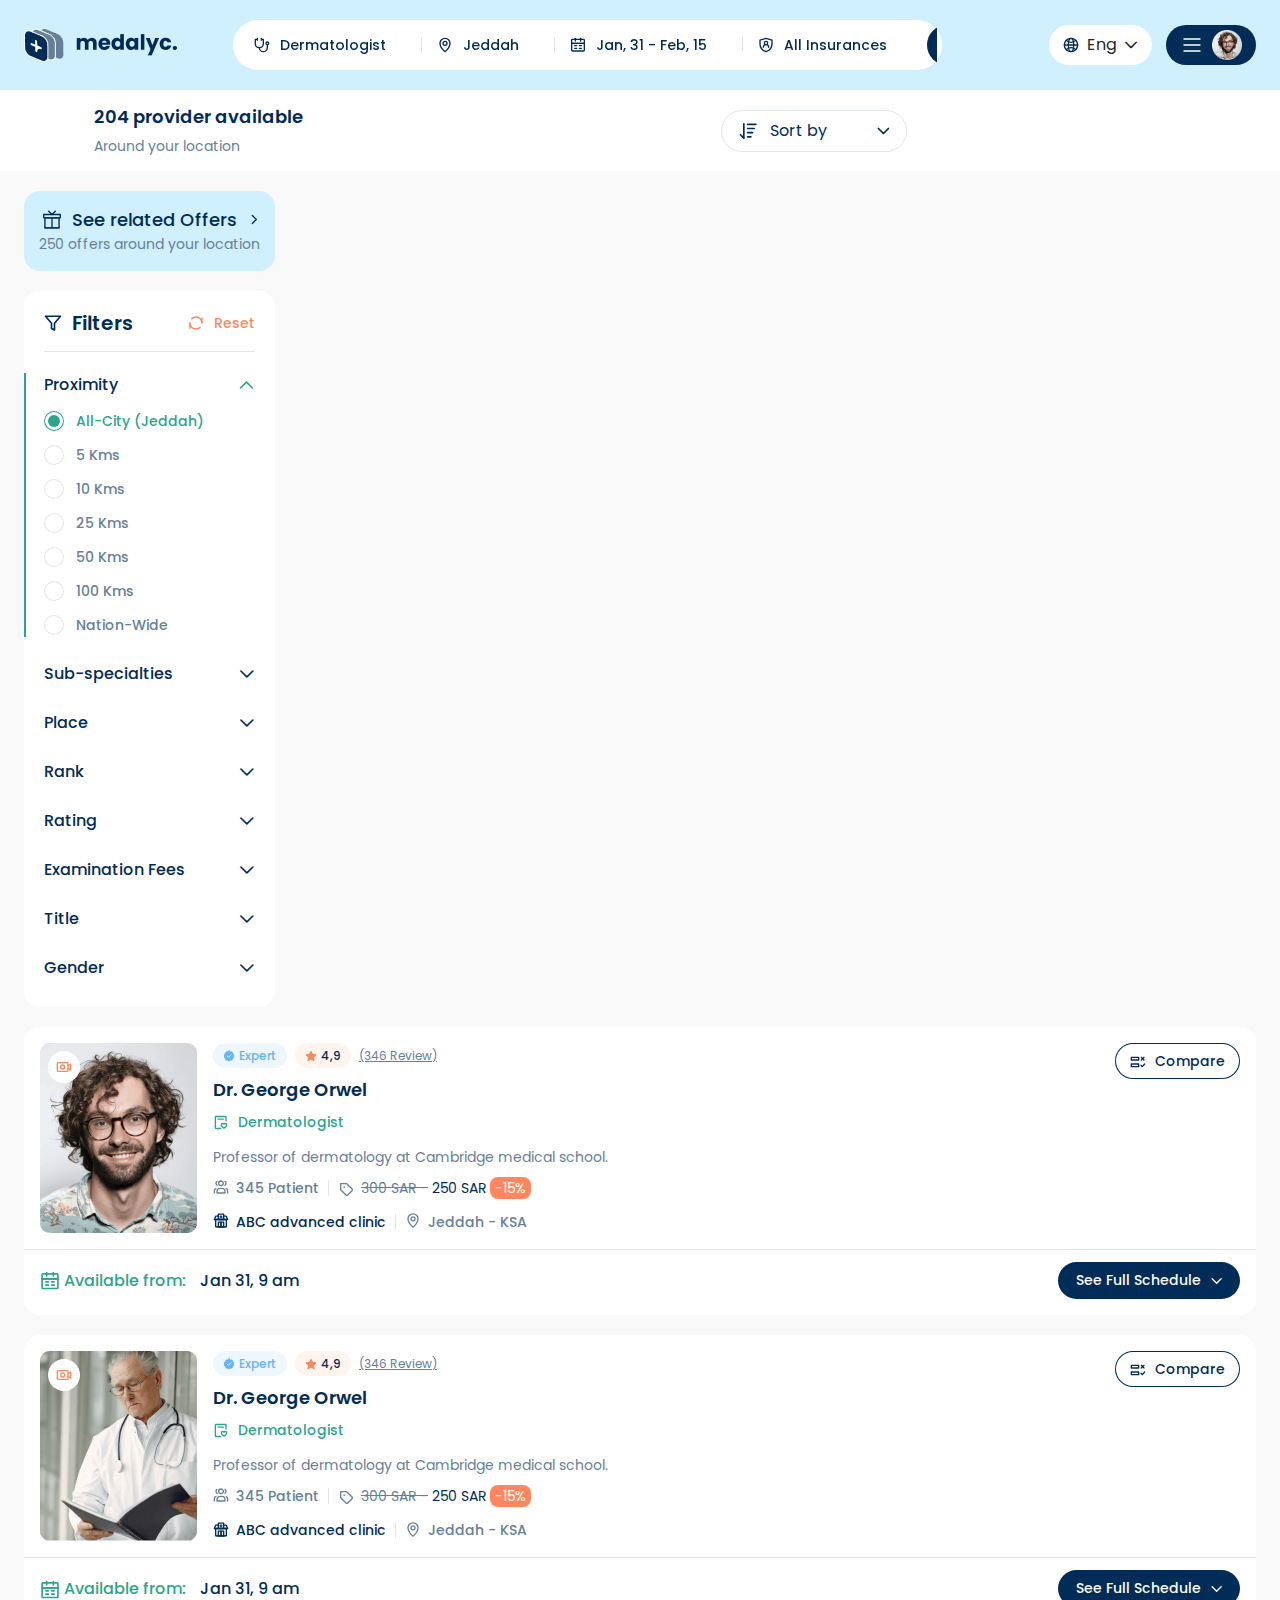
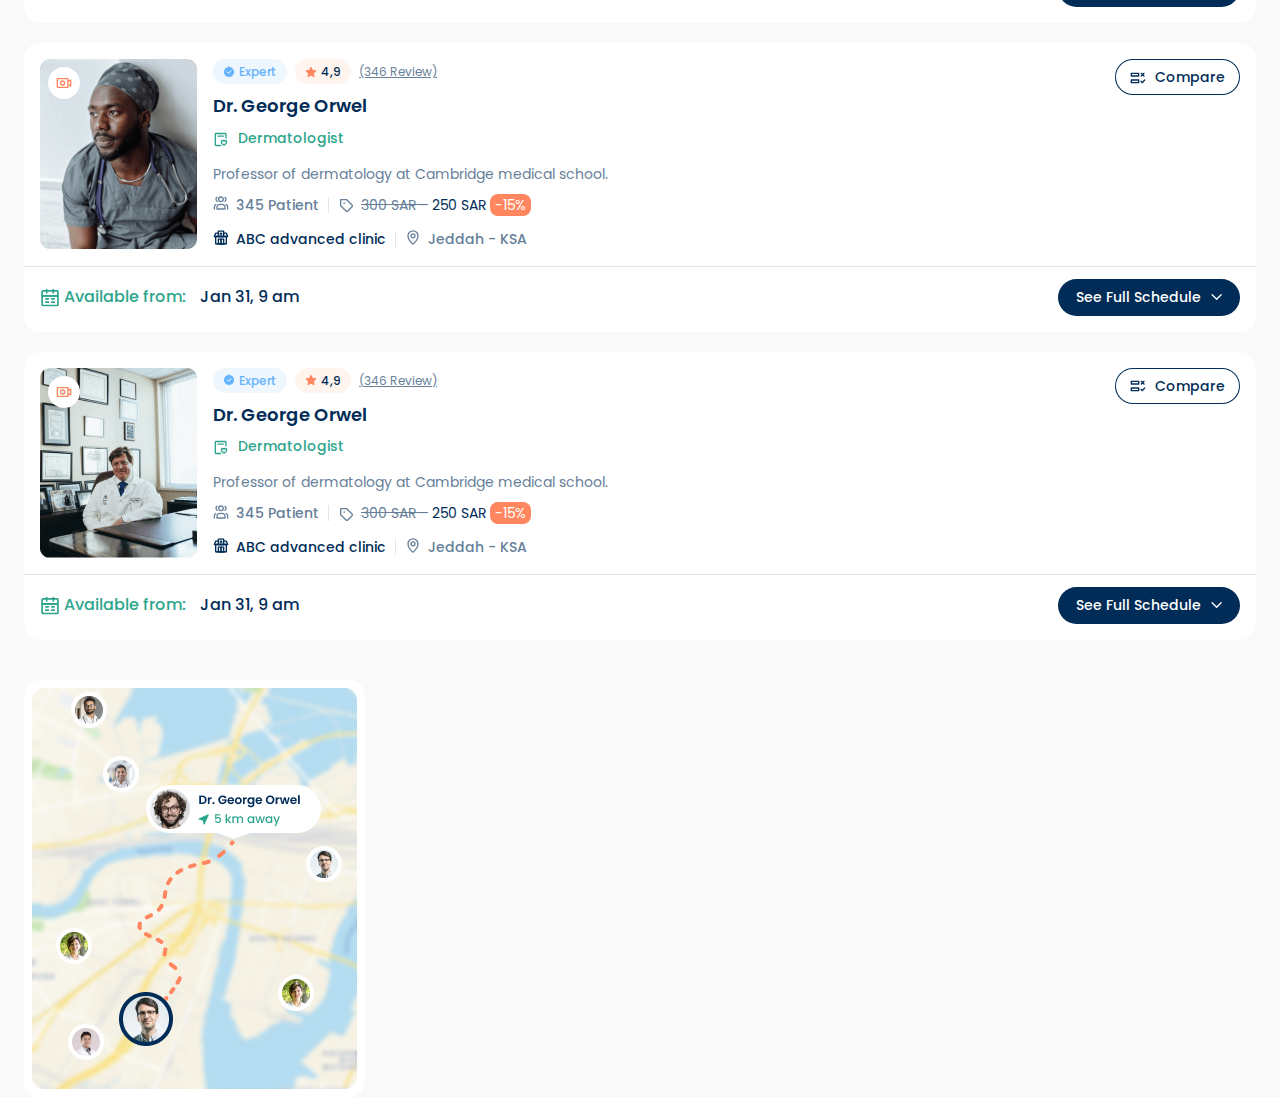
<file: index.html>
<!DOCTYPE html>
<html lang="en">
<head>
	<meta charset="utf-8" />
	<meta name="viewport" content="width=device-width, initial-scale=1, shrink-to-fit=no" />
	<meta name="description" content="Company Name and description"/>
	<meta name="author" content="Author Name"/>
	<title>Medalyc Assessment | Frontend</title>
	<link rel="shortcut icon" href="assets/img/favicon.png" />
	
	<!-- google fonts -->
	<link rel="preconnect" href="https://fonts.googleapis.com">
	<link rel="preconnect" href="https://fonts.gstatic.com" crossorigin>
	<link href="https://fonts.googleapis.com/css2?family=Poppins:wght@300;400;500;600;700;800;900&display=swap" rel="stylesheet">
	
	<!-- css assets -->
	<link href="https://cdn.jsdelivr.net/npm/bootstrap@5.1.3/dist/css/bootstrap.min.css" rel="stylesheet">
	<link rel="stylesheet" href="https://cdn.jsdelivr.net/npm/bootstrap-icons@1.8.1/font/bootstrap-icons.css">
	<link rel="stylesheet" href="https://unpkg.com/swiper@8/swiper-bundle.min.css"/>
	<link href="assets/css/style.css" rel="stylesheet" />
</head>
<body>
	<!-- preloader start -->
	<div class="preloader-area">
		<span></span>
  </div>
	<!-- preloader end -->

<!-- header start -->
	<header>
		<div class="top-bar">
			<div class="container-xxl px-xl-4">
				<div class="row justify-content-between align-items-center">
					<div class="col-lg-2 col-6 order-1">
						<div class="logo">
							<a href="#">
								<img src="assets/img/site-logo.png" alt="site logo">
							</a>
						</div>
					</div>
					<div class="col-lg-7 order-lg-2 order-3 d-flex justify-content-xl-end justify-content-center mt-3 mt-lg-0">
						<div class="top-info d-flex align-items-center justify-content-center">
							<form class="search-form">
								<input type="search" class="form-control border-0 bg-transparent" placeholder="Search here">
								<button type="button" class="close-form bg-transparent">
									<i class="bi bi-x"></i>
								</button>
							 </form>
							<div class="swiper infoSlide position-relative">
								<div class="swiper-wrapper">
									<div class="swiper-slide">
										<a href="#">
											<img src="assets/img/icons/stethoscope.svg" alt="Dermatologist">
											<span>Dermatologist</span>
										</a>
									</div>
									<div class="swiper-slide">
										<a href="#">
											<img src="assets/img/icons/map-marker.svg" alt="Jeddah">
											<span>Jeddah</span>
										</a>
									</div>
									<div class="swiper-slide">
										<a href="#">
											<img src="assets/img/icons/calendar.svg" alt="calendar">
											<span>Jan, 31 - Feb, 15</span>
										</a>
									</div>
									<div class="swiper-slide before-search">
										<a href="#">
											<img src="assets/img/icons/security.svg" alt="security">
											<span>All Insurances</span>
										</a>
									</div>
									<div class="swiper-slide">
										<a href="#" class="searchBtn">
											<img src="assets/img/icons/search.svg" alt="search">
										</a>
									</div>
								</div>
								<span class="topinfo-nav topinfo-prev">
									<i class="bi bi-chevron-left"></i>
								</span>
								<span class="topinfo-nav topinfo-next">
									<i class="bi bi-chevron-right"></i>
								</span>
							</div>
						</div>
					</div>
					<div class="col-lg-3 col-6 order-lg-3 order-2">
						<div class="top-nav-area d-flex justify-content-end align-items-center">
							<div class="language dropdown position-relative d-none d-lg-block">
								<a href="#" id="lang" data-bs-toggle="dropdown">
									<img src="assets/img/icons/glob.svg" alt="glob icon">
									<span class="d-inline-block mx-2">Eng</span>
									<i class="bi bi-chevron-down"></i>
								</a>
								<ul class="dropdown-menu lang-list">
									<li><a href="#">Eng</a></li>
									<li><a href="#">عربي</a></li>
								</ul>
							</div>
							<div class="profile-nav dropdown position-relative">
								<a href="#" id="profile" data-bs-toggle="dropdown">
									<img src="assets/img/icons/menu-bar.svg" alt="menu bar icon" class="d-inline-block me-2">
									<img src="assets/img/avatar.png" alt="profile avatar">
								</a>
								<ul class="dropdown-menu">
									<li>
										<a href="#">
											<i class="bi bi-person-fill"></i>
											<span>My Profle</span>
										</a>
									</li>
									<li>
										<a href="#">
											<i class="bi bi-calendar-range-fill"></i>
											<span>My Schedule</span>
										</a>
									</li>
									<li>
										<a href="#">
											<i class="bi bi-gear-fill"></i>
											<span>Settings</span>
										</a>
									</li>
									<li>
										<a href="#">
											<i class="bi bi-question-circle-fill"></i>
											<span>Help & Support</span>
										</a>
									</li>
									<li>
										<a href="#">
											<i class="bi bi-box-arrow-right"></i>
											<span>Log Out</span>
										</a>
									</li>
								</ul>
							</div>
						</div>
					</div>
				</div>
			</div>
		</div>
		<div class="header-middle bg-white">
			<div class="container-xl px-xl-4">
				<div class="row">
					<div class="col-9 d-flex justify-content-between align-items-center">
						<div class="providers">
							<p>204 provider available</p>
							<span>Around your location</span>
						</div>
						<div class="topRight-content d-flex justify-content-end">
							<div class="sort-by dropdown position-relative">
								<a href="#" data-bs-toggle="dropdown" type="button">
									<img src="assets/img/icons/sort.svg" alt="sorter icon">
									<span>Sort by</span>
									<img src="assets/img/icons/angle-down.svg" alt="down arrow">
								</a>
								<ul class="dropdown-menu">
									<li><a href="#">Proximity</a></li>
									<li><a href="#">Sub-specialties</a></li>
									<li><a href="#">Place</a></li>
									<li><a href="#">Rank</a></li>
									<li><a href="#">Rating</a></li>
									<li><a href="#">Examination Fees</a></li>
									<li><a href="#">Title</a></li>
									<li><a href="#">Gender</a></li>
								</ul>
							</div>
						</div>
					</div>
				</div>
			</div>
		</div>
	</header>
<!-- header end -->

<!-- main start -->
	<main>
		<div class="container-xxl px-xl-4">
			<div class="row">
				<!-- aside-left start -->
				<div class="col-lg-3 aside-left">
					<aside>
						<a href="#" class="related-offer-btn">
							<span class="d-flex justify-content-center w-100">
								<img src="assets/img/icons/gift.svg" alt="gift">
								<span>See related Offers</span>
								<img src="assets/img/icons/angle-right.svg" alt="right arrow">
							</span>
							<p>250 offers around your location</p>
						</a>
						<div class="filter-widget">
							<div class="widget-heade d-flex justify-content-between align-items-center">
								<h2><img src="assets/img/icons/filter.svg" alt="filter"> Filters</h2>
								<span><img src="assets/img/icons/reset.svg" alt="reset"> Reset</span>
							</div>
							<div class="accordion" id="all-filters">
								<div class="accordion-item filter-open border-0">
									<button class="filter-title" type="button" data-bs-toggle="collapse" data-bs-target="#collapseOne" aria-expanded="true" aria-controls="collapseOne">
										Proximity
									</button>
									<div id="collapseOne" class="accordion-collapse collapse show"  data-bs-parent="#all-filters">
										<ul class="filter-li">
											<li>
												<input type="radio" name="filter-1" class="d-none" id="f-1" checked>
												<label for="f-1" class="filter-name">All-City (Jeddah)</label>
											</li>
											<li>
												<input type="radio" name="filter-1" class="d-none" id="f-2">
												<label for="f-2" class="filter-name">5 Kms</label>
											</li>
											<li>
												<input type="radio" name="filter-1" class="d-none" id="f-3">
												<label for="f-3" class="filter-name">10 Kms</label>
											</li>
											<li>
												<input type="radio" name="filter-1" class="d-none" id="f-4">
												<label for="f-4" class="filter-name">25 Kms</label>
											</li>
											<li>
												<input type="radio" name="filter-1" class="d-none" id="f-5">
												<label for="f-5" class="filter-name">50 Kms</label>
											</li>
											<li>
												<input type="radio" name="filter-1" class="d-none" id="f-6">
												<label for="f-6" class="filter-name">100 Kms</label>
											</li>
											<li>
												<input type="radio" name="filter-1" class="d-none" id="f-7">
												<label for="f-7" class="filter-name">Nation-Wide</label>
											</li>
										</ul>
									</div>
								</div>
								<div class="accordion-item border-0">
									<button class="filter-title collapsed" type="button" data-bs-toggle="collapse" data-bs-target="#collapseTwo" aria-expanded="false" aria-controls="collapseTwo">
										Sub-specialties
									</button>
									<div id="collapseTwo" class="accordion-collapse collapse" data-bs-parent="#all-filters">
										<ul class="filter-li">
											<li>
												<input type="radio" name="filter-2" class="d-none" id="f-8">
												<label for="f-8" class="filter-name">Sub-specialties 1</label>
											</li>
											<li>
												<input type="radio" name="filter-2" class="d-none" id="f-9">
												<label for="f-9" class="filter-name">Sub-specialties 2</label>
											</li>
											<li>
												<input type="radio" name="filter-2" class="d-none" id="f-10">
												<label for="f-10" class="filter-name">Sub-specialties 3</label>
											</li>
										</ul>
									</div>
								</div>
								<div class="accordion-item border-0">
									<button class="filter-title collapsed" type="button" data-bs-toggle="collapse" data-bs-target="#collapseThree" aria-expanded="false" aria-controls="collapseThree">
										Place
									</button>
									<div id="collapseThree" class="accordion-collapse collapse"  data-bs-parent="#all-filters">
										<ul class="filter-li">
											<li>
												<input type="radio" name="filter-3" class="d-none" id="f-11">
												<label for="f-11" class="filter-name">Place 1</label>
											</li>
											<li>
												<input type="radio" name="filter-3" class="d-none" id="f-12">
												<label for="f-12" class="filter-name">Place 2</label>
											</li>
											<li>
												<input type="radio" name="filter-3" class="d-none" id="f-13">
												<label for="f-13" class="filter-name">Place 3</label>
											</li>
										</ul>
									</div>
								</div>
								<div class="accordion-item border-0">
									<button class="filter-title collapsed" type="button" data-bs-toggle="collapse" data-bs-target="#collapse-4" aria-expanded="false" aria-controls="collapse-4">
										Rank
									</button>
									<div id="collapse-4" class="accordion-collapse collapse"  data-bs-parent="#all-filters">
										<ul class="filter-li">
											<li>
												<input type="radio" name="filter-4" class="d-none" id="f-14">
												<label for="f-14" class="filter-name">Rank 1</label>
											</li>
											<li>
												<input type="radio" name="filter-4" class="d-none" id="f-15">
												<label for="f-15" class="filter-name">Rank 2</label>
											</li>
											<li>
												<input type="radio" name="filter-4" class="d-none" id="f-16">
												<label for="f-16" class="filter-name">Rank 3</label>
											</li>
										</ul>
									</div>
								</div>
								<div class="accordion-item border-0">
									<button class="filter-title collapsed" type="button" data-bs-toggle="collapse" data-bs-target="#collapse-5" aria-expanded="false" aria-controls="collapse-5">
										Rating
									</button>
									<div id="collapse-5" class="accordion-collapse collapse"  data-bs-parent="#all-filters">
										<ul class="filter-li">
											<li>
												<input type="radio" name="filter-5" class="d-none" id="f-17">
												<label for="f-17" class="filter-name">Rating 1</label>
											</li>
											<li>
												<input type="radio" name="filter-5" class="d-none" id="f-18">
												<label for="f-18" class="filter-name">Rating 2</label>
											</li>
											<li>
												<input type="radio" name="filter-5" class="d-none" id="f-19">
												<label for="f-19" class="filter-name">Rating 3</label>
											</li>
											<li>
												<input type="radio" name="filter-5" class="d-none" id="f-20">
												<label for="f-20" class="filter-name">Rating 4</label>
											</li>
										</ul>
									</div>
								</div>
								<div class="accordion-item border-0">
									<button class="filter-title collapsed" type="button" data-bs-toggle="collapse" data-bs-target="#collapse-6" aria-expanded="false" aria-controls="collapse-6">
										Examination Fees
									</button>
									<div id="collapse-6" class="accordion-collapse collapse"  data-bs-parent="#all-filters">
										<ul class="filter-li">
											<li>
												<input type="radio" name="filter-6" class="d-none" id="f-21">
												<label for="f-21" class="filter-name">Examination Fees 1</label>
											</li>
											<li>
												<input type="radio" name="filter-6" class="d-none" id="f-22">
												<label for="f-22" class="filter-name">Examination Fees 2</label>
											</li>
											<li>
												<input type="radio" name="filter-6" class="d-none" id="f-23">
												<label for="f-23" class="filter-name">Examination Fees 3</label>
											</li>
										</ul>
									</div>
								</div>
								<div class="accordion-item border-0">
									<button class="filter-title collapsed" type="button" data-bs-toggle="collapse" data-bs-target="#collapse-7" aria-expanded="false" aria-controls="collapse-7">
										Title
									</button>
									<div id="collapse-7" class="accordion-collapse collapse"  data-bs-parent="#all-filters">
										<ul class="filter-li">
											<li>
												<input type="radio" name="filter-7" class="d-none" id="f-24">
												<label for="f-24" class="filter-name">Title</label>
											</li>
											<li>
												<input type="radio" name="filter-7" class="d-none" id="f-25">
												<label for="f-25" class="filter-name">Title 2</label>
											</li>
											<li>
												<input type="radio" name="filter-7" class="d-none" id="f-26">
												<label for="f-26" class="filter-name">Title 3</label>
											</li>
										</ul>
									</div>
								</div>
								<div class="accordion-item border-0">
									<button class="filter-title collapsed" type="button" data-bs-toggle="collapse" data-bs-target="#collapse-8" aria-expanded="false" aria-controls="collapse-8">
										Gender
									</button>
									<div id="collapse-8" class="accordion-collapse collapse"  data-bs-parent="#all-filters">
										<ul class="filter-li">
											<li>
												<input type="radio" name="gender" class="d-none" id="f-27">
												<label for="f-27" class="filter-name">Male</label>
											</li>
											<li>
												<input type="radio" name="gender" class="d-none" id="f-28">
												<label for="f-28" class="filter-name">Female</label>
											</li>
											<li>
												<input type="radio" name="gender" class="d-none" id="f-29">
												<label for="f-29" class="filter-name">Other</label>
											</li>
										</ul>
									</div>
								</div>
							</div>
						</div>
					</aside>
				</div>
				<!-- aside-left end -->

				<!-- main-content start -->
				<div class="col-lg-6 main-content">
					<div class="the-doc-card">
						<div class="the-card-body d-flex justify-content-between">
							<figure>
								<img src="assets/img/docs/01.png" alt="the doctor">
								<a href="#">
									<img src="assets/img/icons/video-cam.svg" alt="video cam">
								</a>
							</figure>
							<div class="the-card-body-inner">
								<div class="the-card-header d-flex justify-content-between">
									<p>
										<span class="tag tag-xpert blue-light">
											<img src="assets/img/icons/confirmed.svg" alt="confirmed">
											<span class="c-blue fw-5">Expert</span>
										</span>
										<span class="tag tag-rating orange-light mx-1">
											<img src="assets/img/icons/star.svg" alt="star">
											<span class="c1 fw-5">4,9</span>
										</span>
										<span class="review-count">(346 Review)</span>
									</p>
									<p>
										<a href="#" class="compare-btn">
											<img src="assets/img/icons/compare.svg" alt="compare">
											<span>Compare</span>
										</a>
									</p>
								</div>
								<h2>Dr. George Orwel</h2>
								<h3>
									<img src="assets/img/icons/medical-files.svg" alt="Dermatologist"> <span>Dermatologist</span>
								</h3>
								<p>Professor of dermatology at Cambridge medical school.</p>
								<div class="infos">
									<p>
										<span>
											<img src="assets/img/icons/people.svg" alt="Patient">
											<span class="c-txt fw-5">345 Patient</span>
										</span>
										<span>
											<img src="assets/img/icons/tag.svg" alt="sar" class="mt-1">
											<span><span class="c-txt text-decoration-line-through">300 SAR  -</span> <span class="c1">250 SAR</span> <span class="bg-orange text-white">-15%</span></span>
										</span>
									</p>
									<p>
										<span>
											<img src="assets/img/icons/clinic.svg" alt="clinic">
											<span class="c1 fw-5">ABC advanced clinic</span>
										</span>
										<span>
											<img src="assets/img/icons/map-pin.svg" alt="map">
											<span class="c-txt fw-5">Jeddah - KSA</span>
										</span>
									</p>
								</div>
							</div>
						</div>
						<div class="the-card-footer d-flex justify-content-between align-items-center">
							<div class="footer-left">
								<img src="assets/img/icons/calendar-green.svg" alt="calendar">
								<span class="c-green fw-5">Available from:</span> <span class="c1 fw-5">Jan 31, 9 am</span>
							</div>
							<div class="footer-right">
								<a href="#" class="schedule-btn">
									<span>See Full Schedule</span>
									<img src="assets/img/icons/angle-down-white.svg" alt="arrow down">
								</a>
							</div>
						</div>
						<div class="schedule-window">
							<div class="sw-header d-flex justify-content-between align-items-center">
								<div class="switcher">
									<input type="radio" name="schedule" class="d-none" checked id="schedule-clinic-1">
									<label for="schedule-clinic-1">
										<span class="me-3">In-clinic Visit</span>
										<span class="img-holder">
											<img src="assets/img/icons/clinic-white.svg" alt="clinic">
											<img src="assets/img/icons/clinic-dark.svg" alt="clinic">
										</span>
									</label>
									<input type="radio" name="schedule" class="d-none" id="schedule-online-1">
									<label for="schedule-online-1">
										<span class="img-holder">
											<img src="assets/img/icons/vdo-cam.svg" alt="clinic">
											<img src="assets/img/icons/vdo-cam-white.svg" alt="clinic">
										</span>
										<span class="ms-3">Online Consultation</span>
									</label>
								</div>
								<div class="close-schedule">
									<a href="#">
										<img src="assets/img/icons/close.svg" alt="close">
										<span>Close</span>
									</a>
								</div>
							</div>
							<div class="the-schedule position-relative">
								<div class="swiper schedule-slider">
									<span class="schedule-nav schedule-prev">
										<i class="bi bi-chevron-left"></i>
									</span>
									<span class="schedule-nav schedule-next">
										<i class="bi bi-chevron-right"></i>
									</span>
									<div class="swiper-wrapper">
										<div class="swiper-slide">
											<table class="table table-borderless">
												<thead>
												  <tr>
													 <th class="text-center active">
														 <p>Today <span>15</span></p>
													 </th>
													 <th class="text-center">
														 <p>Tomorrow <span>5</span></p>
													 </th>
													 <th class="text-center">
														 <p>Jan, 31 <span>15</span></p>
													 </th>
													 <th class="text-center">
														 <p>Feb, 1 <span>15</span></p>
													 </th>
													 <th>
														 <p>Feb, 2 <span>15</span></p>
													 </th>
												  </tr>
												</thead>
												<tbody>
												  <tr>
													 <td>
														 <span class="schedule-time scheduled">9:00 AM</span>
													 </td>
													 <td>
														 <span class="schedule-time">9:00 AM</span>
													 </td>
													 <td>
														 <span class="schedule-time scheduled">9:00 AM</span>
													 </td>
													 <td>
														 <span class="schedule-time">9:00 AM</span>
													 </td>
													 <td>
														 <span class="schedule-time scheduled">9:00 AM</span>
													 </td>
												  </tr>
												  <tr>
													<td>
														<span class="schedule-time">9:00 AM</span>
													</td>
													<td>
														<span class="schedule-time scheduled">9:00 AM</span>
													</td>
													<td>
														<span class="schedule-time">9:00 AM</span>
													</td>
													<td>
														<span class="schedule-time scheduled">9:00 AM</span>
													</td>
													<td>
														<span class="schedule-time">9:00 AM</span>
													</td>
												  </tr>
												  <tr>
													<td>
														<span class="schedule-time scheduled">9:00 AM</span>
													</td>
													<td>
														<span class="schedule-time">9:00 AM</span>
													</td>
													<td>
														<span class="schedule-time scheduled">9:00 AM</span>
													</td>
													<td>
														<span class="schedule-time">9:00 AM</span>
													</td>
													<td>
														<span class="schedule-time">9:00 AM</span>
													</td>
												  </tr>
												</tbody>
											 </table>
										</div>
										<div class="swiper-slide">
											<table class="table table-borderless">
												<thead>
													<tr>
													  <th class="text-center active">
														  <p>Today <span>15</span></p>
													  </th>
													  <th class="text-center">
														  <p>Tomorrow <span>5</span></p>
													  </th>
													  <th class="text-center">
														  <p>Jan, 31 <span>15</span></p>
													  </th>
													  <th class="text-center">
														  <p>Feb, 1 <span>15</span></p>
													  </th>
													  <th>
														  <p>Feb, 2 <span>15</span></p>
													  </th>
													</tr>
												 </thead>
												<tbody>
												  <tr>
													 <td>
														 <span class="schedule-time">9:00 AM</span>
													 </td>
													 <td>
														 <span class="schedule-time scheduled">9:00 AM</span>
													 </td>
													 <td>
														 <span class="schedule-time scheduled">9:00 AM</span>
													 </td>
													 <td>
														 <span class="schedule-time scheduled">9:00 AM</span>
													 </td>
													 <td>
														 <span class="schedule-time">9:00 AM</span>
													 </td>
												  </tr>
												  <tr>
													<td>
														<span class="schedule-time scheduled">9:00 AM</span>
													</td>
													<td>
														<span class="schedule-time scheduled">9:00 AM</span>
													</td>
													<td>
														<span class="schedule-time">9:00 AM</span>
													</td>
													<td>
														<span class="schedule-time">9:00 AM</span>
													</td>
													<td>
														<span class="schedule-time scheduled">9:00 AM</span>
													</td>
												  </tr>
												  <tr>
													<td>
														<span class="schedule-time">9:00 AM</span>
													</td>
													<td>
														<span class="schedule-time scheduled">9:00 AM</span>
													</td>
													<td>
														<span class="schedule-time scheduled">9:00 AM</span>
													</td>
													<td>
														<span class="schedule-time">9:00 AM</span>
													</td>
													<td>
														<span class="schedule-time scheduled">9:00 AM</span>
													</td>
												  </tr>
												</tbody>
											 </table>
										</div>
									</div>
								</div>
							</div>
						</div>
					</div>
					<div class="the-doc-card">
						<div class="the-card-body d-flex justify-content-between">
							<figure>
								<img src="assets/img/docs/02.png" alt="the doctor">
								<a href="#">
									<img src="assets/img/icons/video-cam.svg" alt="video cam">
								</a>
							</figure>
							<div class="the-card-body-inner">
								<div class="the-card-header d-flex justify-content-between">
									<p>
										<span class="tag tag-xpert blue-light">
											<img src="assets/img/icons/confirmed.svg" alt="confirmed">
											<span class="c-blue fw-5">Expert</span>
										</span>
										<span class="tag tag-rating orange-light mx-1">
											<img src="assets/img/icons/star.svg" alt="star">
											<span class="c1 fw-5">4,9</span>
										</span>
										<span class="review-count">(346 Review)</span>
									</p>
									<p>
										<a href="#" class="compare-btn">
											<img src="assets/img/icons/compare.svg" alt="compare">
											<span>Compare</span>
										</a>
									</p>
								</div>
								<h2>Dr. George Orwel</h2>
								<h3>
									<img src="assets/img/icons/medical-files.svg" alt="Dermatologist"> <span>Dermatologist</span>
								</h3>
								<p>Professor of dermatology at Cambridge medical school.</p>
								<div class="infos">
									<p>
										<span>
											<img src="assets/img/icons/people.svg" alt="Patient">
											<span class="c-txt fw-5">345 Patient</span>
										</span>
										<span>
											<img src="assets/img/icons/tag.svg" alt="sar" class="mt-1">
											<span><span class="c-txt text-decoration-line-through">300 SAR  -</span> <span class="c1">250 SAR</span> <span class="bg-orange text-white">-15%</span></span>
										</span>
									</p>
									<p>
										<span>
											<img src="assets/img/icons/clinic.svg" alt="clinic">
											<span class="c1 fw-5">ABC advanced clinic</span>
										</span>
										<span>
											<img src="assets/img/icons/map-pin.svg" alt="map">
											<span class="c-txt fw-5">Jeddah - KSA</span>
										</span>
									</p>
								</div>
							</div>
						</div>
						<div class="the-card-footer d-flex justify-content-between align-items-center">
							<div class="footer-left">
								<img src="assets/img/icons/calendar-green.svg" alt="calendar">
								<span class="c-green fw-5">Available from:</span> <span class="c1 fw-5">Jan 31, 9 am</span>
							</div>
							<div class="footer-right">
								<a href="#" class="schedule-btn">
									<span>See Full Schedule</span>
									<img src="assets/img/icons/angle-down-white.svg" alt="arrow down">
								</a>
							</div>
						</div>
						<div class="schedule-window">
							<div class="sw-header d-flex justify-content-between align-items-center">
								<div class="switcher">
									<input type="radio" name="schedule-2" class="d-none" checked id="schedule-clinic-2">
									<label for="schedule-clinic-2">
										<span class="me-3">In-clinic Visit</span>
										<span class="img-holder">
											<img src="assets/img/icons/clinic-white.svg" alt="clinic">
											<img src="assets/img/icons/clinic-dark.svg" alt="clinic">
										</span>
									</label>
									<input type="radio" name="schedule-2" class="d-none" id="schedule-online-2">
									<label for="schedule-online-2">
										<span class="img-holder">
											<img src="assets/img/icons/vdo-cam.svg" alt="clinic">
											<img src="assets/img/icons/vdo-cam-white.svg" alt="clinic">
										</span>
										<span class="ms-3">Online Consultation</span>
									</label>
								</div>
								<div class="close-schedule">
									<a href="#">
										<img src="assets/img/icons/close.svg" alt="close">
										<span>Close</span>
									</a>
								</div>
							</div>
							<div class="the-schedule position-relative">
								<div class="swiper schedule-slider">
									<span class="schedule-nav schedule-prev">
										<i class="bi bi-chevron-left"></i>
									</span>
									<span class="schedule-nav schedule-next">
										<i class="bi bi-chevron-right"></i>
									</span>
									<div class="swiper-wrapper">
										<div class="swiper-slide">
											<table class="table table-borderless">
												<thead>
												  <tr>
													 <th class="text-center active">
														 <p>Today <span>15</span></p>
													 </th>
													 <th class="text-center">
														 <p>Tomorrow <span>5</span></p>
													 </th>
													 <th class="text-center">
														 <p>Jan, 31 <span>15</span></p>
													 </th>
													 <th class="text-center">
														 <p>Feb, 1 <span>15</span></p>
													 </th>
													 <th>
														 <p>Feb, 2 <span>15</span></p>
													 </th>
												  </tr>
												</thead>
												<tbody>
												  <tr>
													 <td>
														 <span class="schedule-time scheduled">9:00 AM</span>
													 </td>
													 <td>
														 <span class="schedule-time">9:00 AM</span>
													 </td>
													 <td>
														 <span class="schedule-time scheduled">9:00 AM</span>
													 </td>
													 <td>
														 <span class="schedule-time">9:00 AM</span>
													 </td>
													 <td>
														 <span class="schedule-time scheduled">9:00 AM</span>
													 </td>
												  </tr>
												  <tr>
													<td>
														<span class="schedule-time">9:00 AM</span>
													</td>
													<td>
														<span class="schedule-time scheduled">9:00 AM</span>
													</td>
													<td>
														<span class="schedule-time">9:00 AM</span>
													</td>
													<td>
														<span class="schedule-time scheduled">9:00 AM</span>
													</td>
													<td>
														<span class="schedule-time">9:00 AM</span>
													</td>
												  </tr>
												  <tr>
													<td>
														<span class="schedule-time scheduled">9:00 AM</span>
													</td>
													<td>
														<span class="schedule-time">9:00 AM</span>
													</td>
													<td>
														<span class="schedule-time scheduled">9:00 AM</span>
													</td>
													<td>
														<span class="schedule-time">9:00 AM</span>
													</td>
													<td>
														<span class="schedule-time">9:00 AM</span>
													</td>
												  </tr>
												</tbody>
											 </table>
										</div>
										<div class="swiper-slide">
											<table class="table table-borderless">
												<thead>
													<tr>
													  <th class="text-center active">
														  <p>Today <span>15</span></p>
													  </th>
													  <th class="text-center">
														  <p>Tomorrow <span>5</span></p>
													  </th>
													  <th class="text-center">
														  <p>Jan, 31 <span>15</span></p>
													  </th>
													  <th class="text-center">
														  <p>Feb, 1 <span>15</span></p>
													  </th>
													  <th>
														  <p>Feb, 2 <span>15</span></p>
													  </th>
													</tr>
												 </thead>
												<tbody>
												  <tr>
													 <td>
														 <span class="schedule-time">9:00 AM</span>
													 </td>
													 <td>
														 <span class="schedule-time scheduled">9:00 AM</span>
													 </td>
													 <td>
														 <span class="schedule-time scheduled">9:00 AM</span>
													 </td>
													 <td>
														 <span class="schedule-time scheduled">9:00 AM</span>
													 </td>
													 <td>
														 <span class="schedule-time">9:00 AM</span>
													 </td>
												  </tr>
												  <tr>
													<td>
														<span class="schedule-time scheduled">9:00 AM</span>
													</td>
													<td>
														<span class="schedule-time scheduled">9:00 AM</span>
													</td>
													<td>
														<span class="schedule-time">9:00 AM</span>
													</td>
													<td>
														<span class="schedule-time">9:00 AM</span>
													</td>
													<td>
														<span class="schedule-time scheduled">9:00 AM</span>
													</td>
												  </tr>
												  <tr>
													<td>
														<span class="schedule-time">9:00 AM</span>
													</td>
													<td>
														<span class="schedule-time scheduled">9:00 AM</span>
													</td>
													<td>
														<span class="schedule-time scheduled">9:00 AM</span>
													</td>
													<td>
														<span class="schedule-time">9:00 AM</span>
													</td>
													<td>
														<span class="schedule-time scheduled">9:00 AM</span>
													</td>
												  </tr>
												</tbody>
											 </table>
										</div>
									</div>
								</div>
							</div>
						</div>
					</div>
					<div class="the-doc-card">
						<div class="the-card-body d-flex justify-content-between">
							<figure>
								<img src="assets/img/docs/03.png" alt="the doctor">
								<a href="#">
									<img src="assets/img/icons/video-cam.svg" alt="video cam">
								</a>
							</figure>
							<div class="the-card-body-inner">
								<div class="the-card-header d-flex justify-content-between">
									<p>
										<span class="tag tag-xpert blue-light">
											<img src="assets/img/icons/confirmed.svg" alt="confirmed">
											<span class="c-blue fw-5">Expert</span>
										</span>
										<span class="tag tag-rating orange-light mx-1">
											<img src="assets/img/icons/star.svg" alt="star">
											<span class="c1 fw-5">4,9</span>
										</span>
										<span class="review-count">(346 Review)</span>
									</p>
									<p>
										<a href="#" class="compare-btn">
											<img src="assets/img/icons/compare.svg" alt="compare">
											<span>Compare</span>
										</a>
									</p>
								</div>
								<h2>Dr. George Orwel</h2>
								<h3>
									<img src="assets/img/icons/medical-files.svg" alt="Dermatologist"> <span>Dermatologist</span>
								</h3>
								<p>Professor of dermatology at Cambridge medical school.</p>
								<div class="infos">
									<p>
										<span>
											<img src="assets/img/icons/people.svg" alt="Patient">
											<span class="c-txt fw-5">345 Patient</span>
										</span>
										<span>
											<img src="assets/img/icons/tag.svg" alt="sar" class="mt-1">
											<span><span class="c-txt text-decoration-line-through">300 SAR  -</span> <span class="c1">250 SAR</span> <span class="bg-orange text-white">-15%</span></span>
										</span>
									</p>
									<p>
										<span>
											<img src="assets/img/icons/clinic.svg" alt="clinic">
											<span class="c1 fw-5">ABC advanced clinic</span>
										</span>
										<span>
											<img src="assets/img/icons/map-pin.svg" alt="map">
											<span class="c-txt fw-5">Jeddah - KSA</span>
										</span>
									</p>
								</div>
							</div>
						</div>
						<div class="the-card-footer d-flex justify-content-between align-items-center">
							<div class="footer-left">
								<img src="assets/img/icons/calendar-green.svg" alt="calendar">
								<span class="c-green fw-5">Available from:</span> <span class="c1 fw-5">Jan 31, 9 am</span>
							</div>
							<div class="footer-right">
								<a href="#" class="schedule-btn">
									<span>See Full Schedule</span>
									<img src="assets/img/icons/angle-down-white.svg" alt="arrow down">
								</a>
							</div>
						</div>
						<div class="schedule-window">
							<div class="sw-header d-flex justify-content-between align-items-center">
								<div class="switcher">
									<input type="radio" name="schedule-3" class="d-none" checked id="schedule-clinic-3">
									<label for="schedule-clinic-3">
										<span class="me-3">In-clinic Visit</span>
										<span class="img-holder">
											<img src="assets/img/icons/clinic-white.svg" alt="clinic">
											<img src="assets/img/icons/clinic-dark.svg" alt="clinic">
										</span>
									</label>
									<input type="radio" name="schedule-3" class="d-none" id="schedule-online-3">
									<label for="schedule-online-3">
										<span class="img-holder">
											<img src="assets/img/icons/vdo-cam.svg" alt="clinic">
											<img src="assets/img/icons/vdo-cam-white.svg" alt="clinic">
										</span>
										<span class="ms-3">Online Consultation</span>
									</label>
								</div>
								<div class="close-schedule">
									<a href="#">
										<img src="assets/img/icons/close.svg" alt="close">
										<span>Close</span>
									</a>
								</div>
							</div>
							<div class="the-schedule position-relative">
								<div class="swiper schedule-slider">
									<span class="schedule-nav schedule-prev">
										<i class="bi bi-chevron-left"></i>
									</span>
									<span class="schedule-nav schedule-next">
										<i class="bi bi-chevron-right"></i>
									</span>
									<div class="swiper-wrapper">
										<div class="swiper-slide">
											<table class="table table-borderless">
												<thead>
												  <tr>
													 <th class="text-center active">
														 <p>Today <span>15</span></p>
													 </th>
													 <th class="text-center">
														 <p>Tomorrow <span>5</span></p>
													 </th>
													 <th class="text-center">
														 <p>Jan, 31 <span>15</span></p>
													 </th>
													 <th class="text-center">
														 <p>Feb, 1 <span>15</span></p>
													 </th>
													 <th>
														 <p>Feb, 2 <span>15</span></p>
													 </th>
												  </tr>
												</thead>
												<tbody>
												  <tr>
													 <td>
														 <span class="schedule-time scheduled">9:00 AM</span>
													 </td>
													 <td>
														 <span class="schedule-time">9:00 AM</span>
													 </td>
													 <td>
														 <span class="schedule-time scheduled">9:00 AM</span>
													 </td>
													 <td>
														 <span class="schedule-time">9:00 AM</span>
													 </td>
													 <td>
														 <span class="schedule-time scheduled">9:00 AM</span>
													 </td>
												  </tr>
												  <tr>
													<td>
														<span class="schedule-time">9:00 AM</span>
													</td>
													<td>
														<span class="schedule-time scheduled">9:00 AM</span>
													</td>
													<td>
														<span class="schedule-time">9:00 AM</span>
													</td>
													<td>
														<span class="schedule-time scheduled">9:00 AM</span>
													</td>
													<td>
														<span class="schedule-time">9:00 AM</span>
													</td>
												  </tr>
												  <tr>
													<td>
														<span class="schedule-time scheduled">9:00 AM</span>
													</td>
													<td>
														<span class="schedule-time">9:00 AM</span>
													</td>
													<td>
														<span class="schedule-time scheduled">9:00 AM</span>
													</td>
													<td>
														<span class="schedule-time">9:00 AM</span>
													</td>
													<td>
														<span class="schedule-time">9:00 AM</span>
													</td>
												  </tr>
												</tbody>
											 </table>
										</div>
										<div class="swiper-slide">
											<table class="table table-borderless">
												<thead>
													<tr>
													  <th class="text-center active">
														  <p>Today <span>15</span></p>
													  </th>
													  <th class="text-center">
														  <p>Tomorrow <span>5</span></p>
													  </th>
													  <th class="text-center">
														  <p>Jan, 31 <span>15</span></p>
													  </th>
													  <th class="text-center">
														  <p>Feb, 1 <span>15</span></p>
													  </th>
													  <th>
														  <p>Feb, 2 <span>15</span></p>
													  </th>
													</tr>
												 </thead>
												<tbody>
												  <tr>
													 <td>
														 <span class="schedule-time">9:00 AM</span>
													 </td>
													 <td>
														 <span class="schedule-time scheduled">9:00 AM</span>
													 </td>
													 <td>
														 <span class="schedule-time scheduled">9:00 AM</span>
													 </td>
													 <td>
														 <span class="schedule-time scheduled">9:00 AM</span>
													 </td>
													 <td>
														 <span class="schedule-time">9:00 AM</span>
													 </td>
												  </tr>
												  <tr>
													<td>
														<span class="schedule-time scheduled">9:00 AM</span>
													</td>
													<td>
														<span class="schedule-time scheduled">9:00 AM</span>
													</td>
													<td>
														<span class="schedule-time">9:00 AM</span>
													</td>
													<td>
														<span class="schedule-time">9:00 AM</span>
													</td>
													<td>
														<span class="schedule-time scheduled">9:00 AM</span>
													</td>
												  </tr>
												  <tr>
													<td>
														<span class="schedule-time">9:00 AM</span>
													</td>
													<td>
														<span class="schedule-time scheduled">9:00 AM</span>
													</td>
													<td>
														<span class="schedule-time scheduled">9:00 AM</span>
													</td>
													<td>
														<span class="schedule-time">9:00 AM</span>
													</td>
													<td>
														<span class="schedule-time scheduled">9:00 AM</span>
													</td>
												  </tr>
												</tbody>
											 </table>
										</div>
									</div>
								</div>
							</div>
						</div>
					</div>
					<div class="the-doc-card">
						<div class="the-card-body d-flex justify-content-between">
							<figure>
								<img src="assets/img/docs/04.png" alt="the doctor">
								<a href="#">
									<img src="assets/img/icons/video-cam.svg" alt="video cam">
								</a>
							</figure>
							<div class="the-card-body-inner">
								<div class="the-card-header d-flex justify-content-between">
									<p>
										<span class="tag tag-xpert blue-light">
											<img src="assets/img/icons/confirmed.svg" alt="confirmed">
											<span class="c-blue fw-5">Expert</span>
										</span>
										<span class="tag tag-rating orange-light mx-1">
											<img src="assets/img/icons/star.svg" alt="star">
											<span class="c1 fw-5">4,9</span>
										</span>
										<span class="review-count">(346 Review)</span>
									</p>
									<p>
										<a href="#" class="compare-btn">
											<img src="assets/img/icons/compare.svg" alt="compare">
											<span>Compare</span>
										</a>
									</p>
								</div>
								<h2>Dr. George Orwel</h2>
								<h3>
									<img src="assets/img/icons/medical-files.svg" alt="Dermatologist"> <span>Dermatologist</span>
								</h3>
								<p>Professor of dermatology at Cambridge medical school.</p>
								<div class="infos">
									<p>
										<span>
											<img src="assets/img/icons/people.svg" alt="Patient">
											<span class="c-txt fw-5">345 Patient</span>
										</span>
										<span>
											<img src="assets/img/icons/tag.svg" alt="sar" class="mt-1">
											<span><span class="c-txt text-decoration-line-through">300 SAR  -</span> <span class="c1">250 SAR</span> <span class="bg-orange text-white">-15%</span></span>
										</span>
									</p>
									<p>
										<span>
											<img src="assets/img/icons/clinic.svg" alt="clinic">
											<span class="c1 fw-5">ABC advanced clinic</span>
										</span>
										<span>
											<img src="assets/img/icons/map-pin.svg" alt="map">
											<span class="c-txt fw-5">Jeddah - KSA</span>
										</span>
									</p>
								</div>
							</div>
						</div>
						<div class="the-card-footer d-flex justify-content-between align-items-center">
							<div class="footer-left">
								<img src="assets/img/icons/calendar-green.svg" alt="calendar">
								<span class="c-green fw-5">Available from:</span> <span class="c1 fw-5">Jan 31, 9 am</span>
							</div>
							<div class="footer-right">
								<a href="#" class="schedule-btn">
									<span>See Full Schedule</span>
									<img src="assets/img/icons/angle-down-white.svg" alt="arrow down">
								</a>
							</div>
						</div>
						<div class="schedule-window">
							<div class="sw-header d-flex justify-content-between align-items-center">
								<div class="switcher">
									<input type="radio" name="schedule-4" class="d-none" checked id="schedule-clinic-4">
									<label for="schedule-clinic-4">
										<span class="me-3">In-clinic Visit</span>
										<span class="img-holder">
											<img src="assets/img/icons/clinic-white.svg" alt="clinic">
											<img src="assets/img/icons/clinic-dark.svg" alt="clinic">
										</span>
									</label>
									<input type="radio" name="schedule-4" class="d-none" id="schedule-online-4">
									<label for="schedule-online-4">
										<span class="img-holder">
											<img src="assets/img/icons/vdo-cam.svg" alt="clinic">
											<img src="assets/img/icons/vdo-cam-white.svg" alt="clinic">
										</span>
										<span class="ms-3">Online Consultation</span>
									</label>
								</div>
								<div class="close-schedule">
									<a href="#">
										<img src="assets/img/icons/close.svg" alt="close">
										<span>Close</span>
									</a>
								</div>
							</div>
							<div class="the-schedule position-relative">
								<div class="swiper schedule-slider">
									<span class="schedule-nav schedule-prev">
										<i class="bi bi-chevron-left"></i>
									</span>
									<span class="schedule-nav schedule-next">
										<i class="bi bi-chevron-right"></i>
									</span>
									<div class="swiper-wrapper">
										<div class="swiper-slide">
											<table class="table table-borderless">
												<thead>
												  <tr>
													 <th class="text-center active">
														 <p>Today <span>15</span></p>
													 </th>
													 <th class="text-center">
														 <p>Tomorrow <span>5</span></p>
													 </th>
													 <th class="text-center">
														 <p>Jan, 31 <span>15</span></p>
													 </th>
													 <th class="text-center">
														 <p>Feb, 1 <span>15</span></p>
													 </th>
													 <th>
														 <p>Feb, 2 <span>15</span></p>
													 </th>
												  </tr>
												</thead>
												<tbody>
												  <tr>
													 <td>
														 <span class="schedule-time scheduled">9:00 AM</span>
													 </td>
													 <td>
														 <span class="schedule-time">9:00 AM</span>
													 </td>
													 <td>
														 <span class="schedule-time scheduled">9:00 AM</span>
													 </td>
													 <td>
														 <span class="schedule-time">9:00 AM</span>
													 </td>
													 <td>
														 <span class="schedule-time scheduled">9:00 AM</span>
													 </td>
												  </tr>
												  <tr>
													<td>
														<span class="schedule-time">9:00 AM</span>
													</td>
													<td>
														<span class="schedule-time scheduled">9:00 AM</span>
													</td>
													<td>
														<span class="schedule-time">9:00 AM</span>
													</td>
													<td>
														<span class="schedule-time scheduled">9:00 AM</span>
													</td>
													<td>
														<span class="schedule-time">9:00 AM</span>
													</td>
												  </tr>
												  <tr>
													<td>
														<span class="schedule-time scheduled">9:00 AM</span>
													</td>
													<td>
														<span class="schedule-time">9:00 AM</span>
													</td>
													<td>
														<span class="schedule-time scheduled">9:00 AM</span>
													</td>
													<td>
														<span class="schedule-time">9:00 AM</span>
													</td>
													<td>
														<span class="schedule-time">9:00 AM</span>
													</td>
												  </tr>
												</tbody>
											 </table>
										</div>
										<div class="swiper-slide">
											<table class="table table-borderless">
												<thead>
													<tr>
													  <th class="text-center active">
														  <p>Today <span>15</span></p>
													  </th>
													  <th class="text-center">
														  <p>Tomorrow <span>5</span></p>
													  </th>
													  <th class="text-center">
														  <p>Jan, 31 <span>15</span></p>
													  </th>
													  <th class="text-center">
														  <p>Feb, 1 <span>15</span></p>
													  </th>
													  <th>
														  <p>Feb, 2 <span>15</span></p>
													  </th>
													</tr>
												 </thead>
												<tbody>
												  <tr>
													 <td>
														 <span class="schedule-time">9:00 AM</span>
													 </td>
													 <td>
														 <span class="schedule-time scheduled">9:00 AM</span>
													 </td>
													 <td>
														 <span class="schedule-time scheduled">9:00 AM</span>
													 </td>
													 <td>
														 <span class="schedule-time scheduled">9:00 AM</span>
													 </td>
													 <td>
														 <span class="schedule-time">9:00 AM</span>
													 </td>
												  </tr>
												  <tr>
													<td>
														<span class="schedule-time scheduled">9:00 AM</span>
													</td>
													<td>
														<span class="schedule-time scheduled">9:00 AM</span>
													</td>
													<td>
														<span class="schedule-time">9:00 AM</span>
													</td>
													<td>
														<span class="schedule-time">9:00 AM</span>
													</td>
													<td>
														<span class="schedule-time scheduled">9:00 AM</span>
													</td>
												  </tr>
												  <tr>
													<td>
														<span class="schedule-time">9:00 AM</span>
													</td>
													<td>
														<span class="schedule-time scheduled">9:00 AM</span>
													</td>
													<td>
														<span class="schedule-time scheduled">9:00 AM</span>
													</td>
													<td>
														<span class="schedule-time">9:00 AM</span>
													</td>
													<td>
														<span class="schedule-time scheduled">9:00 AM</span>
													</td>
												  </tr>
												</tbody>
											 </table>
										</div>
									</div>
								</div>
							</div>
						</div>
					</div>
				</div>
				<!-- main-content end -->

				<!-- aside-right start -->
				<div class="col-lg-3 aside-right">
					<aside>
						<figure>
							<img src="assets/img/map.png" alt="map">
						</figure>
					</aside>
				</div>
				<!-- aside-right end -->
			</div>
		</div>
	</main>
<!-- main end -->

	<!-- js assets -->
	<script src="https://cdn.jsdelivr.net/npm/bootstrap@5.1.3/dist/js/bootstrap.bundle.min.js" defer></script>
	<script src="https://unpkg.com/swiper@8/swiper-bundle.min.js"></script>
	<script src="assets/js/SmoothScroll.js" defer></script>
	<script src="assets/js/main.js" defer></script>

</body>
</html>
</file>
<file: assets/css/style.css>
/* vars start */
/* vars end */
/* primary reset start */
* {
  margin: 0px;
  padding: 0px;
  border: 0;
  outline: 0;
  -webkit-box-sizing: border-box !important;
          box-sizing: border-box !important;
}

body {
  font-family: "Poppins", sans-serif;
  background: #F9F9F9;
  overflow-x: hidden !important;
}

body::-webkit-scrollbar-track {
  background-color: #D0EFFF;
}

body::-webkit-scrollbar {
  width: 10px;
}

body::-webkit-scrollbar-thumb {
  background: #012C57;
  border-radius: 10px;
}

a,
a:hover,
a:active,
a:visited,
a:focus {
  color: inherit;
  text-decoration: none;
  outline: 0 !important;
}

a {
  -webkit-transition: all .3s ease;
  transition: all .3s ease;
}

h1, h2, h3, h4, h5, h6, p, figure {
  margin: 0;
}

th {
  font-weight: normal;
}

ol,
ul,
li {
  list-style-type: none;
  margin-top: 0;
  margin-bottom: 0;
  padding-left: 0;
}

/* primary reset end */
/* fonts start */
.f1 {
  font-family: "Poppins", sans-serif;
}

.fw-3 {
  font-weight: 300;
}

.fw-4 {
  font-weight: 400;
}

.fw-5 {
  font-weight: 500;
}

.fw-6 {
  font-weight: 600;
}

.fw-7 {
  font-weight: 700;
}

.fw-8 {
  font-weight: 800;
}

.fw-9 {
  font-weight: 900;
}

/* fonts end */
/* colors start */
.c1 {
  color: #012C57;
}

.c-sky {
  color: #D0EFFF;
}

.c-blue {
  color: #65B3FD;
}

.blue-light {
  background: #EEF6FE;
}

.c-txt {
  color: #67809A;
}

.c-orange {
  color: #FF865E;
}

.bg-orange {
  background: #FF865E;
}

.orange-light {
  background: #FFF5EE;
}

.c-green {
  color: #2CA58D;
}

.bg-green {
  background: #2CA58D;
}

/* colors end */
.xy-center, .preloader-area, .the-card-body > figure a, .the-card-header > p > span:not(.review-count), .footer-right .schedule-btn, .schedule-slider .schedule-nav, .sw-header .close-schedule a {
  display: -webkit-box;
  display: -ms-flexbox;
  display: flex;
  -webkit-box-pack: center;
      -ms-flex-pack: center;
          justify-content: center;
  -webkit-box-align: center;
      -ms-flex-align: center;
          align-items: center;
}

.preloader-area {
  width: 100%;
  height: 100%;
  position: fixed;
  inset: 0;
  z-index: 9999;
  -webkit-clip-path: circle(100%);
          clip-path: circle(100%);
  background: #fff;
  -webkit-transition: all 1s ease;
  transition: all 1s ease;
}

.preloader-area span {
  width: 150px;
  height: 5px;
  border-radius: 5px;
  display: inline-block;
  position: relative;
  background: #012C57;
}

.preloader-area span::before {
  position: absolute;
  content: '';
  width: 20px;
  height: 20px;
  border-radius: 100%;
  background: #012C57;
  top: -8px;
  left: -2px;
  -webkit-animation: pingpong 1s ease-in-out 0s infinite both;
          animation: pingpong 1s ease-in-out 0s infinite both;
}

@-webkit-keyframes pingpong {
  0% {
    -webkit-transform: translateX(0);
            transform: translateX(0);
  }
  50% {
    -webkit-transform: translateX(136px);
            transform: translateX(136px);
  }
  100% {
    -webkit-transform: translateX(0);
            transform: translateX(0);
  }
}

@keyframes pingpong {
  0% {
    -webkit-transform: translateX(0);
            transform: translateX(0);
  }
  50% {
    -webkit-transform: translateX(136px);
            transform: translateX(136px);
  }
  100% {
    -webkit-transform: translateX(0);
            transform: translateX(0);
  }
}

.top-bar {
  background: #D0EFFF;
  padding: 20px 0;
  position: fixed;
  top: 0;
  left: 0;
  width: 100%;
  z-index: 9000;
}

.top-info {
  background: #fff;
  border-radius: 30px;
  padding: 5px;
  position: relative;
}

.top-info .search-form {
  position: absolute;
  width: 100%;
  height: 100%;
  background: #fff !important;
  border-radius: 30px;
  inset: 0 50px auto auto;
  -webkit-clip-path: inset(0 0 0 100%);
          clip-path: inset(0 0 0 100%);
  -webkit-transition: all .3s ease-in-out;
  transition: all .3s ease-in-out;
  z-index: 3;
}

.top-info .search-form input {
  height: 100%;
  -webkit-box-shadow: none;
          box-shadow: none;
  padding: 20px;
}

.top-info .search-form input[type="search"]::-webkit-search-decoration,
.top-info .search-form input[type="search"]::-webkit-search-cancel-button,
.top-info .search-form input[type="search"]::-webkit-search-results-button,
.top-info .search-form input[type="search"]::-webkit-search-results-decoration {
  display: none;
}

.top-info .search-form .close-form {
  position: absolute;
  top: 50%;
  right: 18px;
  -webkit-transform: translateY(-50%);
          transform: translateY(-50%);
}

.top-info .search-form .close-form i {
  font-size: 22px;
  color: #012C57;
}

.top-info .search-form .close-form i::before {
  font-weight: 700 !important;
}

.top-info .search-form.openForm {
  -webkit-clip-path: inset(0 0 0 0);
          clip-path: inset(0 0 0 0);
}

.top-info .swiper-wrapper {
  -webkit-box-align: center;
      -ms-flex-align: center;
          align-items: center;
  -ms-flex-pack: distribute;
      justify-content: space-around;
}

.top-info .infoSlide .swiper-slide {
  width: auto !important;
}

.top-info .infoSlide .swiper-slide:last-of-type {
  width: 40px !important;
  margin-right: 5px !important;
}

.top-info .infoSlide .swiper-slide a {
  display: -webkit-box;
  display: -ms-flexbox;
  display: flex;
  -webkit-box-pack: center;
      -ms-flex-pack: center;
          justify-content: center;
  -webkit-box-align: center;
      -ms-flex-align: center;
          align-items: center;
}

.top-info .infoSlide .swiper-slide a:not(.searchBtn) img {
  display: inline-block;
  padding-left: 16px;
}

.top-info .infoSlide .swiper-slide a span {
  font-size: 14px;
  font-weight: 500;
  color: #012C57;
  display: inline-block;
  margin: 0 5px 0 10px;
}

.top-info .infoSlide .swiper-slide:not(:first-of-type) a:not(.searchBtn)::before {
  position: absolute;
  content: '';
  width: 1px;
  height: 16px;
  background: #E1E6EB;
  left: 0;
  top: 50%;
  -webkit-transform: translateY(-50%);
          transform: translateY(-50%);
}

.top-info .infoSlide .swiper-slide .searchBtn {
  width: 40px;
  height: 40px;
  border-radius: 100px;
  background: #012C57;
  -webkit-transform: translateX(5px);
          transform: translateX(5px);
}

.topinfo-nav {
  width: 20px;
  height: 100%;
  display: flex;
  justify-content: center;
  align-items: center;
  position: absolute;
  top: calc(50% + 1px);
  transform: translateY(-50%);
  background: #fff;
  opacity: 1;
  z-index: 9;
  display: none;
}

.topinfo-nav.topinfo-prev {
  left: -5px;
}
.topinfo-nav.topinfo-next {
  right: -5px;
}

.topinfo-nav i {
  font-size: 14px;
  color: $theme-color;
  transition: all .3s ease;
}

.topinfo-nav i::before {
  font-weight: 600 !important;
}

.topinfo-nav[aria-disabled="true"] {
  opacity: 0;
  pointer-events: none;
}

:is(.profile-nav, .language, .sort-by) ul {
  inset: calc(100% + 10px) 100% auto 0px !important;
  -webkit-transform: translateX(-60%) !important;
          transform: translateX(-60%) !important;
  white-space: nowrap;
  background: #fff;
  min-width: 200px;
  border-radius: 8px;
  -webkit-box-shadow: 0 10px 15px -8px rgba(0, 0, 0, 0.15);
          box-shadow: 0 10px 15px -8px rgba(0, 0, 0, 0.15);
  padding: 15px 0;
  border: none;
}

:is(.profile-nav, .language, .sort-by) ul::before {
  position: absolute;
  content: '';
  border-bottom: 10px solid #fff;
  border-left: 10px solid transparent;
  border-right: 10px solid transparent;
  bottom: 100%;
  right: 10px;
}

:is(.profile-nav, .language, .sort-by) ul a {
  display: block;
  padding: 12px 15px;
  font-size: 16px;
  font-weight: 500;
  border-radius: 4px;
  color: #012C57;
}

:is(.profile-nav, .language, .sort-by) ul a span {
  display: inline-block;
  margin-left: 10px;
}

:is(.profile-nav, .language, .sort-by) ul a:hover {
  background: #012C57;
  color: #fff;
}

#profile, .header-middle .sort-by a {
  display: -webkit-box;
  display: -ms-flexbox;
  display: flex;
  -webkit-box-pack: center;
      -ms-flex-pack: center;
          justify-content: center;
  -webkit-box-align: center;
      -ms-flex-align: center;
          align-items: center;
  padding: 5px 14px;
  border-radius: 20px;
  background: #012C57;
}

.language {
  margin-right: 14px;
}

.language #lang {
  display: -webkit-box;
  display: -ms-flexbox;
  display: flex;
  -webkit-box-pack: center;
      -ms-flex-pack: center;
          justify-content: center;
  -webkit-box-align: center;
      -ms-flex-align: center;
          align-items: center;
  padding: 8px 14px;
  border-radius: 20px;
  background: #fff;
}

.language #lang i::before {
  font-size: 14px;
  font-weight: 700 !important;
}

.language .lang-list, .language .header-middle .sort-by ul, .header-middle .sort-by .language ul {
  padding: 5px 0;
  min-width: 100px;
  -webkit-transform: translateX(-10%) !important;
          transform: translateX(-10%) !important;
}

.language .lang-list a, .language .header-middle .sort-by ul a, .header-middle .sort-by .language ul a {
  display: block;
  padding: 5px 15px;
  font-size: 14px;
  font-weight: 500;
  border-radius: 4px;
  color: #012C57;
}

.language .lang-list a:hover, .language .header-middle .sort-by ul a:hover, .header-middle .sort-by .language ul a:hover {
  background: #012C57;
  color: #fff;
}

.header-middle {
  padding: 13px 0;
}

.header-middle .providers p {
  font-size: 18px;
  font-weight: 600;
  color: #012C57;
  margin-bottom: 4px;
}

.header-middle .providers span {
  font-size: 14px;
  color: #67809A;
}

.header-middle .sort-by a {
  background: #fff;
  padding: 8px 16px;
  border: 1px solid #E1E6EB;
  border-radius: 100px;
}

.header-middle .sort-by a span {
  font-size: 16px;
  color: #012C57;
  display: inline-block;
  margin: 0 50px 0 12px !important;
}

.header-middle .sort-by ul {
  min-width: 200px;
  inset: calc(100% + 5px) 100% auto 0px !important;
  -webkit-transform: translateX(-15%) !important;
          transform: translateX(-15%) !important;
  -webkit-box-shadow: 0 0 10px rgba(0, 0, 0, 0.1);
          box-shadow: 0 0 10px rgba(0, 0, 0, 0.1);
}

.header-middle .sort-by ul a {
  border: none;
  border-radius: 0;
  display: block;
}

.main-content {
  width: 55%;
  margin: 20px 0;
}

@media (max-width: 1400px) {
  .main-content {
    width: auto;
  }
}

.aside-left {
  width: 20%;
  margin-top: 20px;
}

@media (max-width: 1400px) {
  .aside-left {
    width: auto;
  }
}

.aside-right {
  width: 25%;
  margin-top: 20px;
}

@media (max-width: 1400px) {
  .aside-right {
    width: auto;
  }
}

.related-offer-btn {
  background: #D0EFFF;
  padding: 15px;
  border-radius: 16px;
  display: block;
  text-align: center;
  margin-bottom: 20px;
}

.related-offer-btn span span {
  display: inline-block;
  margin: 0 14px 0 10px;
  font-size: 18px;
  font-weight: 500;
  color: #012C57;
}

.related-offer-btn p {
  font-size: 14px;
  line-height: 23px;
  color: #67809A;
  font-weight: 400;
}

.filter-widget {
  padding: 20px 20px 15px;
  border-radius: 16px;
  background: #fff;
}

.filter-widget .widget-heade {
  border-bottom: 1px solid #E1E6EB;
  padding-bottom: 16px;
  margin-bottom: 21px;
}

.filter-widget .widget-heade h2 {
  font-size: 20px;
  font-weight: 600;
  color: #012C57;
}

.filter-widget .widget-heade h2 img {
  display: inline-block;
  margin-right: 5px;
  -webkit-transform: translateY(-1.5px);
          transform: translateY(-1.5px);
}

.filter-widget .widget-heade span {
  font-size: 14px;
  font-weight: 500;
  color: #FF865E;
  display: inline-block;
}

.filter-widget .widget-heade span img {
  display: inline-block;
  margin-right: 6px;
  -webkit-transform: translateY(-1px);
          transform: translateY(-1px);
}

.accordion-item {
  position: relative;
}

.accordion-item + .accordion-item {
  margin-top: 25px;
}

.accordion-item::before {
  position: absolute;
  content: '';
  width: 2px;
  height: 0;
  background: #2CA58D;
  left: -20px;
  top: 0;
  -webkit-transition: all .3s ease-in-out;
  transition: all .3s ease-in-out;
}

.accordion-item.filter-open::before {
  height: 100%;
}

.filter-title.collapsed::after {
  color: #012C57;
  -webkit-transform: translateY(-50%) rotate(0deg);
          transform: translateY(-50%) rotate(0deg);
}

.filter-title {
  background: transparent;
  font-size: 16px;
  font-weight: 500;
  color: #012C57;
  position: relative;
  display: block;
  width: 100%;
  text-align: left;
  margin-bottom: 12px;
}

.filter-title::after {
  position: absolute;
  content: '\F282';
  font-family: bootstrap-icons !important;
  font-weight: 600;
  color: #2CA58D;
  right: 0;
  top: 50%;
  -webkit-transition: all .5s ease;
  transition: all .5s ease;
  -webkit-transform-origin: center center;
          transform-origin: center center;
  -webkit-transform: translateY(-50%) rotateX(180deg);
          transform: translateY(-50%) rotateX(180deg);
}

.filter-li li + li {
  margin-top: 10px;
}

.filter-name {
  padding-left: 32px;
  margin: 0;
  font-size: 14px;
  font-weight: 500;
  color: #67809A;
  cursor: pointer;
  position: relative;
  z-index: 1;
}

.filter-name::before {
  position: absolute;
  content: '';
  width: 20px;
  height: 20px;
  border-radius: 100%;
  -webkit-box-shadow: inset 0 0 0 1px #E1E6EB;
          box-shadow: inset 0 0 0 1px #E1E6EB;
  top: calc(50% - 1px);
  -webkit-transform: translateY(-50%);
          transform: translateY(-50%);
  left: 0;
}

.filter-name::after {
  position: absolute;
  content: '';
  width: 12px;
  height: 12px;
  border-radius: 100%;
  background: #2CA58D;
  top: calc(50% - 1px);
  left: 4px;
  -webkit-transform: translateY(-50%) scale(0);
          transform: translateY(-50%) scale(0);
  -webkit-transition: all .3s ease;
  transition: all .3s ease;
}

.filter-li input[type="radio"]:checked + .filter-name {
  color: #2CA58D;
}

.filter-li input[type="radio"]:checked + .filter-name::before {
  -webkit-box-shadow: inset 0 0 0 1px #2CA58D;
          box-shadow: inset 0 0 0 1px #2CA58D;
}

.filter-li input[type="radio"]:checked + .filter-name::after {
  -webkit-transform: translateY(-50%) scale(1);
          transform: translateY(-50%) scale(1);
}

.the-doc-card {
  padding: 16px;
  border-radius: 16px;
  background: #fff;
  -webkit-transition: all .3s ease;
  transition: all .3s ease;
}

.the-doc-card + .the-doc-card {
  margin-top: 20px;
}

.the-doc-card:hover {
  -webkit-box-shadow: inset 0 0 0 1px #FF865E;
          box-shadow: inset 0 0 0 1px #FF865E;
}

.the-doc-card:focus {
  -webkit-box-shadow: inset 0 0 0 2px #FF865E;
          box-shadow: inset 0 0 0 2px #FF865E;
}

.the-card-body > figure {
  position: relative;
}

.the-card-body > figure a {
  width: 32px;
  height: 32px;
  border-radius: 100px;
  background: #fff;
  position: absolute;
  top: 8px;
  left: 8px;
}

.the-card-header > p > span:not(.review-count) {
  display: inline-block;
  border-radius: 16px;
  padding: 0 10px 1px;
  display: inline-block;
}

.the-card-header > p > span:not(.review-count) > span {
  font-size: 12px;
  padding: 0;
}

.the-card-header .review-count {
  font-size: 12px;
  color: #67809A;
  text-decoration: underline;
}

.the-card-header .compare-btn {
  padding: 6px 15px;
  border-radius: 30px;
  -webkit-box-shadow: inset 0 0 0 1px #012C57;
          box-shadow: inset 0 0 0 1px #012C57;
  display: inline-block;
}

.the-card-header .compare-btn span {
  font-size: 14px;
  font-weight: 500;
  color: #012C57;
  display: inline-block;
  margin-left: 5px;
}

.the-card-header .compare-btn:hover {
  -webkit-box-shadow: inset 0 0 0 2px #012C57;
          box-shadow: inset 0 0 0 2px #012C57;
}

.the-card-body-inner {
  width: calc(100% - 173px);
}

.the-card-body-inner > h2 {
  font-size: 18px;
  font-weight: 600;
  color: #012C57;
}

.the-card-body-inner > h3 {
  font-size: 14px;
  font-weight: 500;
  color: #2CA58D;
  margin: 13px 0 16px;
}

.the-card-body-inner > h3 img {
  display: inline-block;
  margin-right: 5px;
}

.the-card-body-inner > p {
  font-size: 14px;
  color: #67809A;
  margin-bottom: 8px;
}

.infos > p + p {
  margin-top: 10px;
}

.infos > p > span + span {
  margin-left: 5px;
  padding-left: 10px;
  position: relative;
  display: inline-block;
  position: relative;
}

.infos > p > span + span::before {
  position: absolute;
  content: '';
  width: 1px;
  height: 16px;
  top: 50%;
  -webkit-transform: translateY(-50%);
          transform: translateY(-50%);
  left: 0;
  background: #E4E4E4;
}

.infos > p > span span {
  font-size: 14px;
  display: inline-block;
}

.infos > p > span span .bg-orange {
  border-radius: 8px;
  display: inline-block;
  padding: 1px 5px 0;
}

.infos > p img {
  display: inline-block;
  -webkit-transform: translateY(-2px);
          transform: translateY(-2px);
  margin-right: 3px;
}

.footer-left span {
  display: inline-block;
  font-size: 16px;
}

.footer-left span + span {
  margin-left: 10px;
}

.the-card-footer {
  border-top: 1px solid #E4E4E4;
  padding: 0 16px;
  margin: 0 -16px;
  margin-top: 15px;
  padding-top: 12px;
}

.footer-right .schedule-btn {
  background: #012C57;
  color: #fff;
  padding: 8px 18px;
  border-radius: 30px;
}

.footer-right .schedule-btn span {
  font-size: 14px;
  font-weight: 500;
  display: inline-block;
  margin-right: 10px;
}

.schedule-window {
  background: #fff;
  z-index: 2;
  position: relative;
  max-height: 0;
  overflow: hidden;
  -webkit-transition: padding .2s .2s, margin-top .2s .2s, max-height .5s ease 0s;
  transition: padding .2s .2s, margin-top .2s .2s, max-height .5s ease 0s;
}

.schedule-window.open-schedule {
  max-height: 500px;
  padding: 15px 0 0;
  margin-top: -38px;
  -webkit-transition: padding .2s 0s, margin-top .2s 0s, max-height .5s ease 0s;
  transition: padding .2s 0s, margin-top .2s 0s, max-height .5s ease 0s;
}

.schedule-slider {
  margin-left: -.5rem;
  margin-right: -.5rem;
}

.schedule-slider tbody::before {
  content: "-";
  display: block;
  line-height: 12px;
  color: transparent;
}

.schedule-slider .schedule-nav {
  width: 32px;
  height: 32px;
  border-radius: 100%;
  color: #2CA58D;
  -webkit-box-shadow: inset 0 0 0 1px #2CA58D;
          box-shadow: inset 0 0 0 1px #2CA58D;
  position: absolute;
  top: 10px;
  cursor: pointer;
  z-index: 3;
}

.schedule-slider .schedule-nav.schedule-prev {
  left: 9px;
}

.schedule-slider .schedule-nav.schedule-next {
  right: 9px;
}

.schedule-slider .schedule-nav[aria-disabled="true"] {
  color: #E1E6EB;
  -webkit-box-shadow: inset 0 0 0 1px #E1E6EB;
          box-shadow: inset 0 0 0 1px #E1E6EB;
  pointer-events: none;
}

.schedule-slider .schedule-nav i {
  margin: 0;
  display: inline-block;
  -webkit-transform: translate(0, 1px);
          transform: translate(0, 1px);
}

.schedule-slider th:first-of-type > p {
  -webkit-transform: translateX(15px);
          transform: translateX(15px);
}

.schedule-slider th p {
  font-size: 16px;
  font-weight: 500;
  color: #67809A;
}

.schedule-slider th p span {
  font-size: 10px;
  font-weight: 500;
  background: #FF865E;
  color: #fff;
  display: inline-block;
  padding: 2px 6px 2px 5px;
  border-radius: 10px;
  -webkit-transform: translateY(-2px);
          transform: translateY(-2px);
}

.schedule-slider th.active p {
  color: #2CA58D;
  border-bottom: 2px solid #2CA58D;
  display: inline-block;
  padding-bottom: 4px;
}

.sw-header {
  width: 100%;
  display: -webkit-box;
  display: -ms-flexbox;
  display: flex;
  -webkit-box-pack: justify;
      -ms-flex-pack: justify;
          justify-content: space-between;
  -webkit-box-align: center;
      -ms-flex-align: center;
          align-items: center;
  margin-bottom: 23px;
}

.sw-header .switcher {
  width: 75%;
  display: -webkit-box;
  display: -ms-flexbox;
  display: flex;
  -webkit-box-align: center;
      -ms-flex-align: center;
          align-items: center;
}

.sw-header .switcher label {
  display: -webkit-box;
  display: -ms-flexbox;
  display: flex;
  -webkit-box-align: center;
      -ms-flex-align: center;
          align-items: center;
  position: relative;
  cursor: pointer;
}

.sw-header .switcher label span {
  font-size: 14px;
  font-weight: 500;
  color: #67809A;
  -webkit-transition: all .3s ease;
  transition: all .3s ease;
}

.sw-header .switcher label::after {
  position: absolute;
  content: '';
  width: 50px;
  height: 32px;
  background: #F0F2F5;
  border-radius: 100px 0 0 100px;
  top: 0;
  left: calc(100% - 50px);
}

.sw-header .switcher label ~ label::after {
  border-radius: 0 100px 100px 0;
  left: 0;
}

.sw-header .switcher label .img-holder {
  width: 50px;
  height: 32px;
  display: inline-block;
  padding: 2px 0 2px 2px;
  border-radius: 100px 0 0 100px;
  position: relative;
  z-index: 1;
}

.sw-header .switcher label .img-holder img {
  position: absolute;
  top: 50%;
  left: 50%;
  -webkit-transform: translate(-50%, -50%);
          transform: translate(-50%, -50%);
  z-index: 5;
  -webkit-transition: all .3s ease .1s;
  transition: all .3s ease .1s;
}

.sw-header .switcher label .img-holder img + img {
  opacity: 0;
}

.sw-header .switcher label ~ label .img-holder {
  padding: 2px 2px 2px 0;
  border-radius: 0 100px 100px 0;
}

.sw-header .switcher [id^="schedule-clinic"] + label .img-holder::before {
  position: absolute;
  content: '';
  width: 48px;
  height: 28px;
  background: #2CA58D;
  top: 50%;
  left: 100%;
  -webkit-transform: translate(0, -50%);
          transform: translate(0, -50%);
  border-radius: 100px;
  -webkit-transition: all .3s ease-in-out;
  transition: all .3s ease-in-out;
  z-index: -1;
}

.sw-header .switcher [id^="schedule-clinic"] + label .img-holder img {
  opacity: 0;
}

.sw-header .switcher [id^="schedule-clinic"] + label .img-holder img + img {
  opacity: 1;
}

.sw-header .switcher [id^="schedule-clinic"]:checked + label .img-holder::before {
  -webkit-transform: translate(calc(-100% + 1px), -50%);
          transform: translate(calc(-100% + 1px), -50%);
}

.sw-header .switcher [id^="schedule-clinic"]:checked + label .img-holder img {
  opacity: 1;
}

.sw-header .switcher [id^="schedule-clinic"]:checked + label .img-holder img + img {
  opacity: 0;
}

.sw-header .switcher [id^="schedule-clinic"] + label .img-holder img {
  opacity: 0;
}

.sw-header .switcher [id^="schedule-clinic"] + label .img-holder img + img {
  opacity: 1;
}

.sw-header .switcher [id^="schedule-online"]:checked + label .img-holder img {
  opacity: 0;
}

.sw-header .switcher [id^="schedule-online"]:checked + label .img-holder img + img {
  opacity: 1;
}

.sw-header .switcher [id^="schedule-clinic"]:checked + label > span:first-of-type {
  color: #000;
}

.sw-header .switcher [id^="schedule-online"]:checked + label > span:last-of-type {
  color: #000;
}

.sw-header .close-schedule {
  width: 25%;
  text-align: right;
  display: -webkit-box;
  display: -ms-flexbox;
  display: flex;
  -webkit-box-pack: end;
      -ms-flex-pack: end;
          justify-content: flex-end;
}

.sw-header .close-schedule a {
  border: 1px solid #E1E6EB;
  border-radius: 30px;
  padding: 5px 20px 5px 18px;
}

.sw-header .close-schedule a img {
  display: inline-block;
  margin-right: 5px;
}

.schedule-time {
  font-size: 16px;
  font-weight: 500;
  display: block;
  text-align: center;
  background: #F0F2F5;
  color: #67809A;
  padding: 8px 5px 5px;
  border-radius: 30px;
  cursor: pointer;
  -webkit-transition: all .3s ease;
  transition: all .3s ease;
}

.schedule-time:hover {
  background: #FFF5EE;
}

.schedule-time.scheduled {
  color: #012C57;
  background: #FFF5EE;
}

.schedule-time.scheduled:hover {
  -webkit-box-shadow: inset 0 0 0 1px #FF865E;
          box-shadow: inset 0 0 0 1px #FF865E;
}

@media (min-width: 1440px) {
  .container,
  .container-lg,
  .container-md,
  .container-sm,
  .container-xl,
  .container-xxl {
    max-width: 1440px;
  }
}
/*# sourceMappingURL=style.css.map */

@media(max-width: 1199px) {
  .top-info,
  .infoSlide {
    width: calc(100% - 20px);
  }
  .infoSlide .swiper-wrapper {
    width: calc(100% - 20px) !important;
    justify-content: space-between !important;
  }
  .top-info .infoSlide .swiper-slide:last-of-type {
		width: 128px !important;
  }
  .top-info .infoSlide .swiper-slide .searchBtn {
    margin-left: auto;
    margin-right: 2px;
    position: relative;
    z-index: 99;
  }
  .top-info .infoSlide .swiper-slide:not(:first-of-type) a:not(.searchBtn)::before {
    left: -14px;
  }

  .top-info .search-form {
    inset: 0 0 auto auto;
  }

  .before-search.swiper-slide-active {
    margin-left: 10px;
  }
  .topinfo-nav {
    display: flex;
  }
}
</file>
